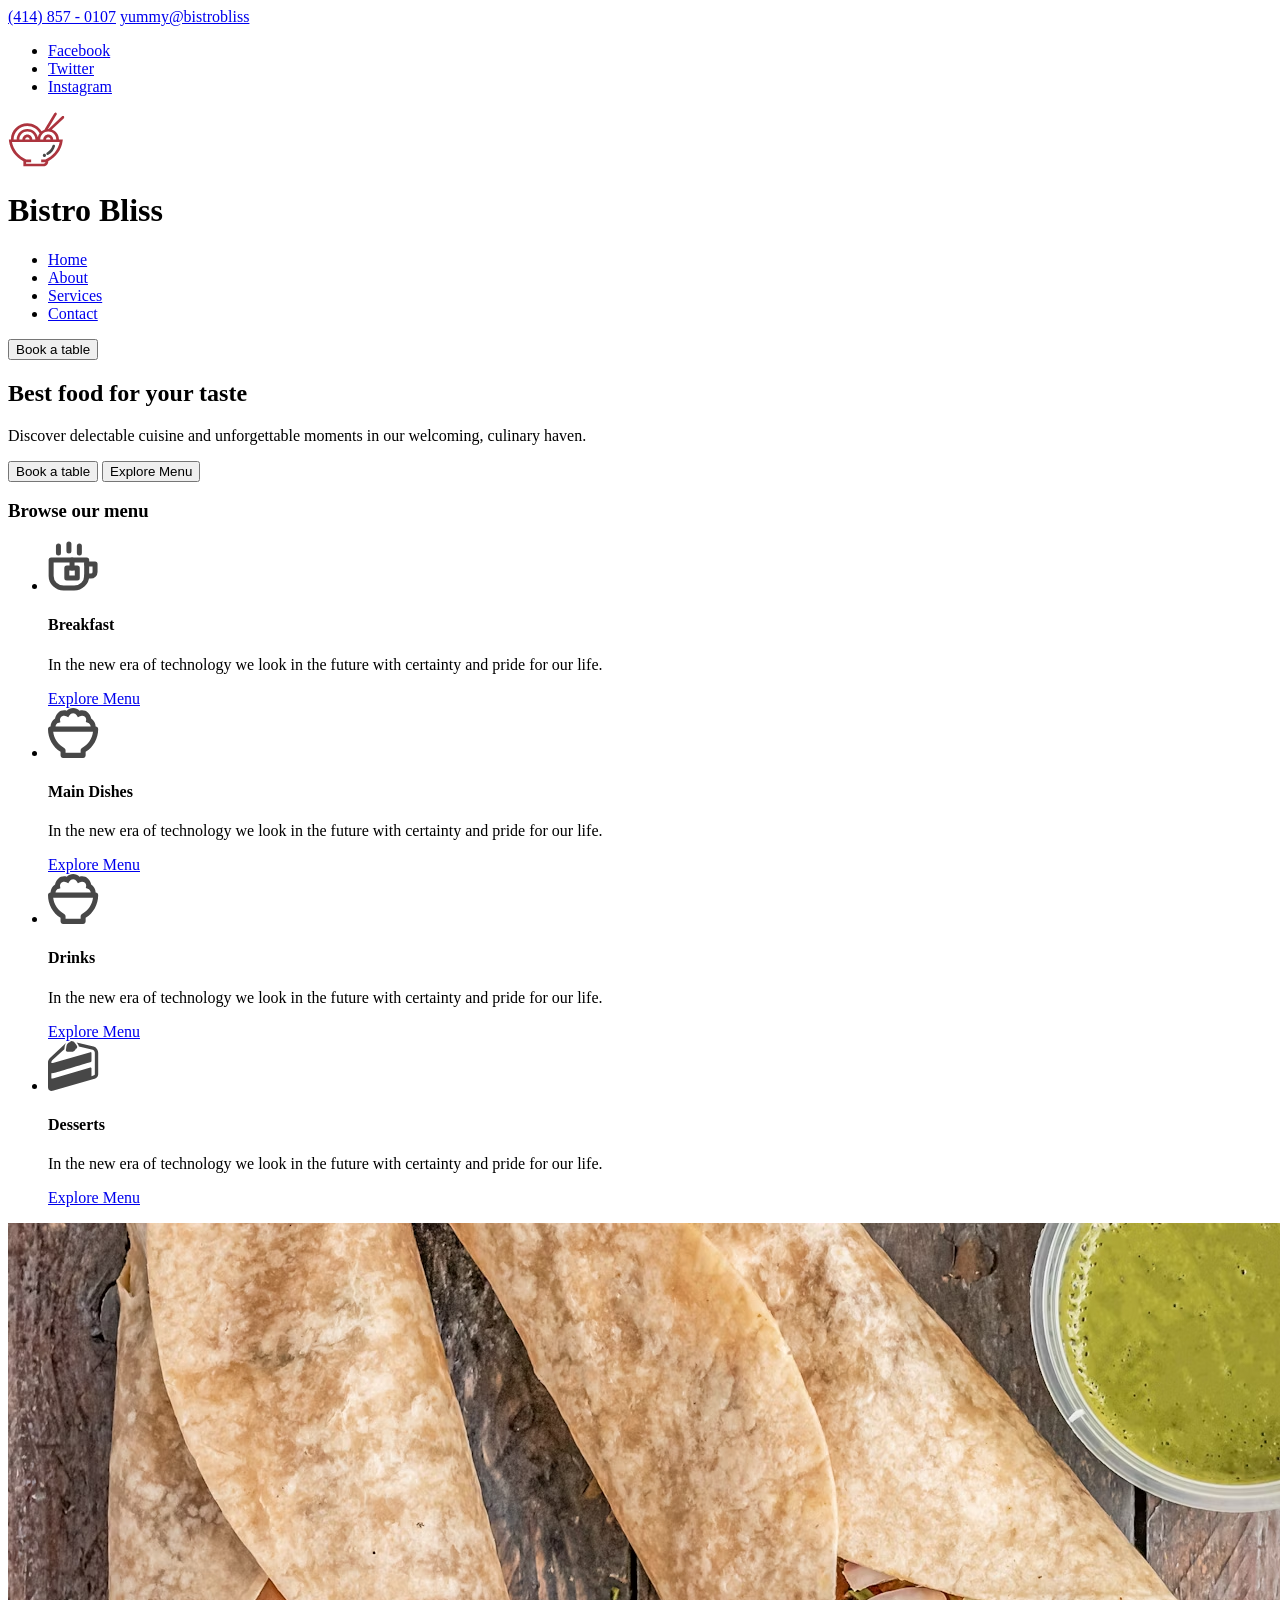
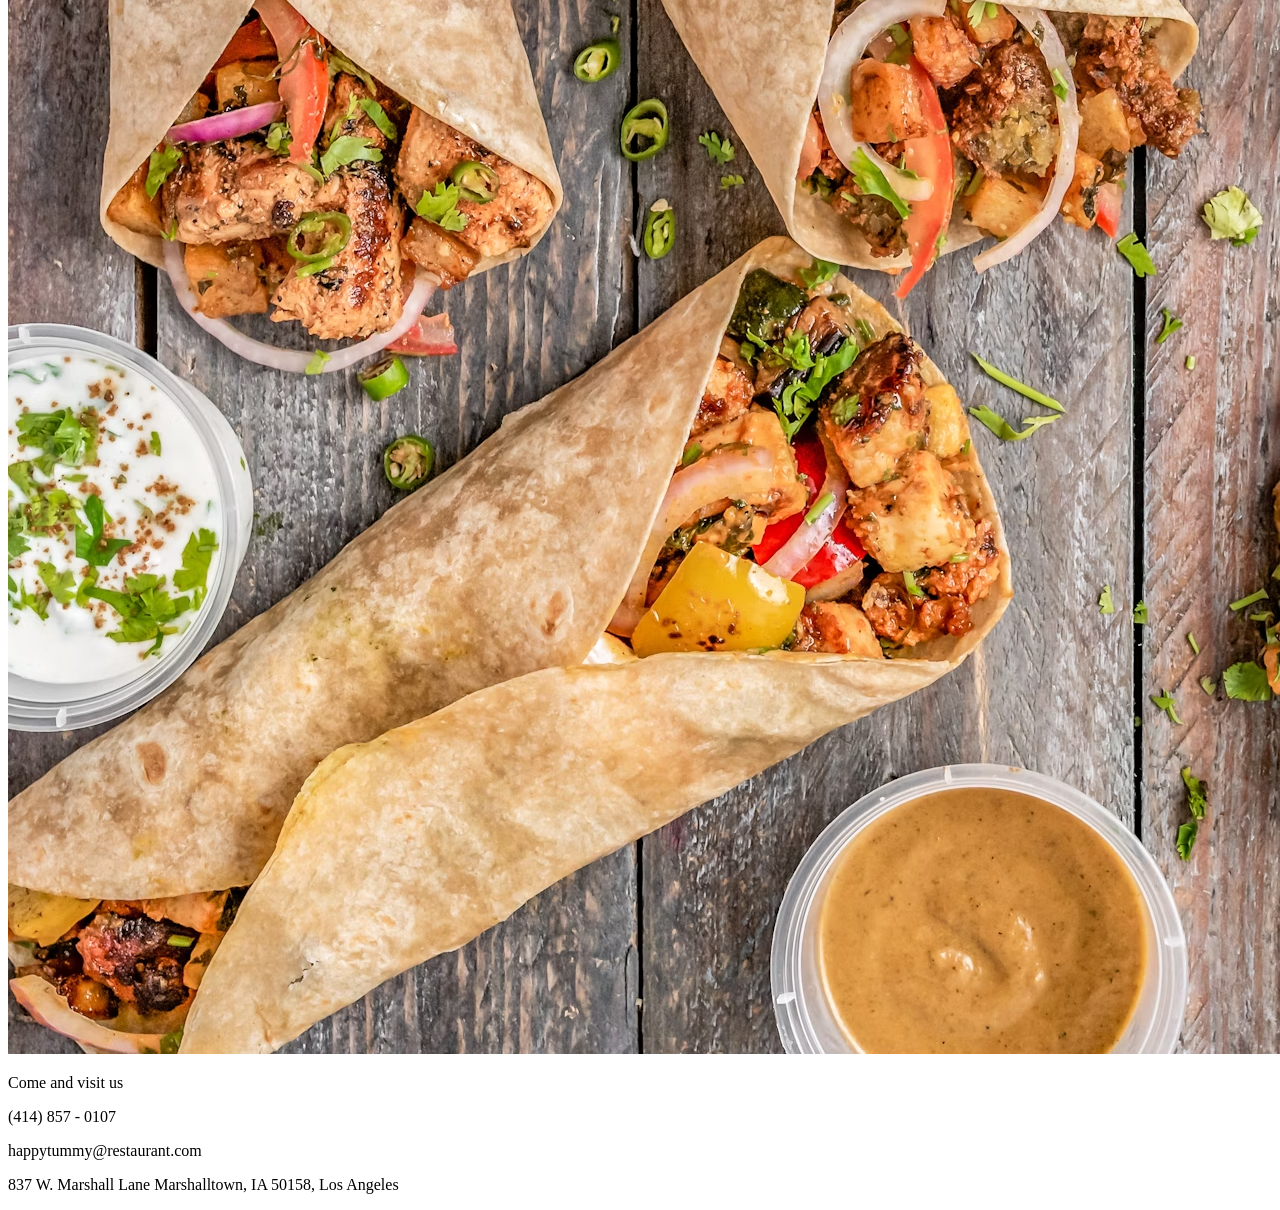
<file: index.html>
<!DOCTYPE html>
<html lang="en">
  <head>
    <meta charset="UTF-8" />
    <meta name="viewport" content="width=device-width, initial-scale=1.0" />
    <title>Document</title>
  </head>
  <body>
    <header>
      <div class="top-bar"></div>

      <div class="to-bar-contact"></div>
      <a href="tel:(414) 857 - 0107">(414) 857 - 0107</a>
      <a href="mailto">yummy@bistrobliss</a>

      <nav class="to-bar-social">
        <ul> 
             <li> <a href="#">Facebook</a> </li>
      
              <li> <a href="#">Twitter</a> </li> 

              <li> <a href="#">Instagram</a> </li>

      </ul>
    </nav>

      <div class="main-menu">
        <div class="logo">
              <img class src="./images/logo-japanese-food.svg" alt="logo del Restaurant Bistro Bliss">
              <h1>Bistro Bliss</h1>
        </div>
     </div>
       <nav class="menu">
         <ul>
              <li>
                <a href="#"> Home </a> 
              </li>
              <li>
                <a href="#"> About </a>
               </li>
               <li>
                <a href="#"> Services </a> 
               </li>

              <li>
                <a href="#"> Contact </a> 
              </li>
           </ul>
     </nav>
     <button class="button">Book a table </button>
   </header>

    <main>
   
        <section class="hero-banner"> 
         <div class="hero-banner-content">
                  <h2 class="hero-banner-title"> Best food for
                    your taste </h2>
                  <p class="hero-banner-description"> Discover delectable cuisine and unforgettable moments in our welcoming, culinary haven.</p>
                <div class="hero-banner-buttons">
                    <button class="hero-banner-button"> Book a table </button>
                    <button class=" hero-banner-button"> Explore Menu </button>
                </div>
         </div>
        </section>
        <section>
          <h3 class="our-menu-title"> Browse our menu </h3>
          <div class="our-menu-cards">
            <ul>
              <li>
              <article> 
                <img src="./images/Breakfast.svg" alt="Logo de una taza de te o café">
                <h4> Breakfast </h4>
                <p> In the new era of technology we look in the future with certainty and pride for our life.  </p>
                <a href="#"> Explore Menu </a>
              </article>
               </li>
               <li>
              <article>
                <img src="./images/main-dishes-plato-arroz.svg" alt="Logo de una taza de arroz">
                <h4> Main Dishes </h4>
                <p> In the new era of technology we look in the future with certainty and pride for our life.  </p>
                <a href="#"> Explore Menu </a>
              </article>
               </li>
               <li>
              <article>
                <img src="./images/main-dishes-plato-arroz.svg" alt="Logo de una taza de arroz">
                <h4> Drinks </h4>
                <p> In the new era of technology we look in the future with certainty and pride for our life.  </p>
                <a href="#"> Explore Menu </a>
              </article>
               </li>
               <li>
              <article>
                <img src="./images/dessert.svg" alt="Logo de una tarta">
                <h4> Desserts </h4>
                <p> In the new era of technology we look in the future with certainty and pride for our life.  </p>
                <a href="#"> Explore Menu </a>
              </article>
               </li>
             </ul>
          </div>
        </section>
        <section class="about-us  "> 
          <div class="about-us-info"> 
            <img src="./images/burritos-imagen.avif" alt="foto de unos burritos con vegetales y pollo">
            <article>
            <p>Come and visit us</p>
            <p>(414) 857 - 0107</p>
            <p>happytummy@restaurant.com</p>
            <p>837 W. Marshall Lane Marshalltown, IA 50158, Los Angeles</p>
          </article>
          </div>
          <div class="about-us-text"> 

          </div>
       
        </section>

        </section>
        <section></section>
        <section></section>
        <section></section>
        <section></section>

    </main>
    <footer>
      <div class="footer-content-one">
        <div class="footer-logo">
    </footer>
  </body>
</html>
</file>
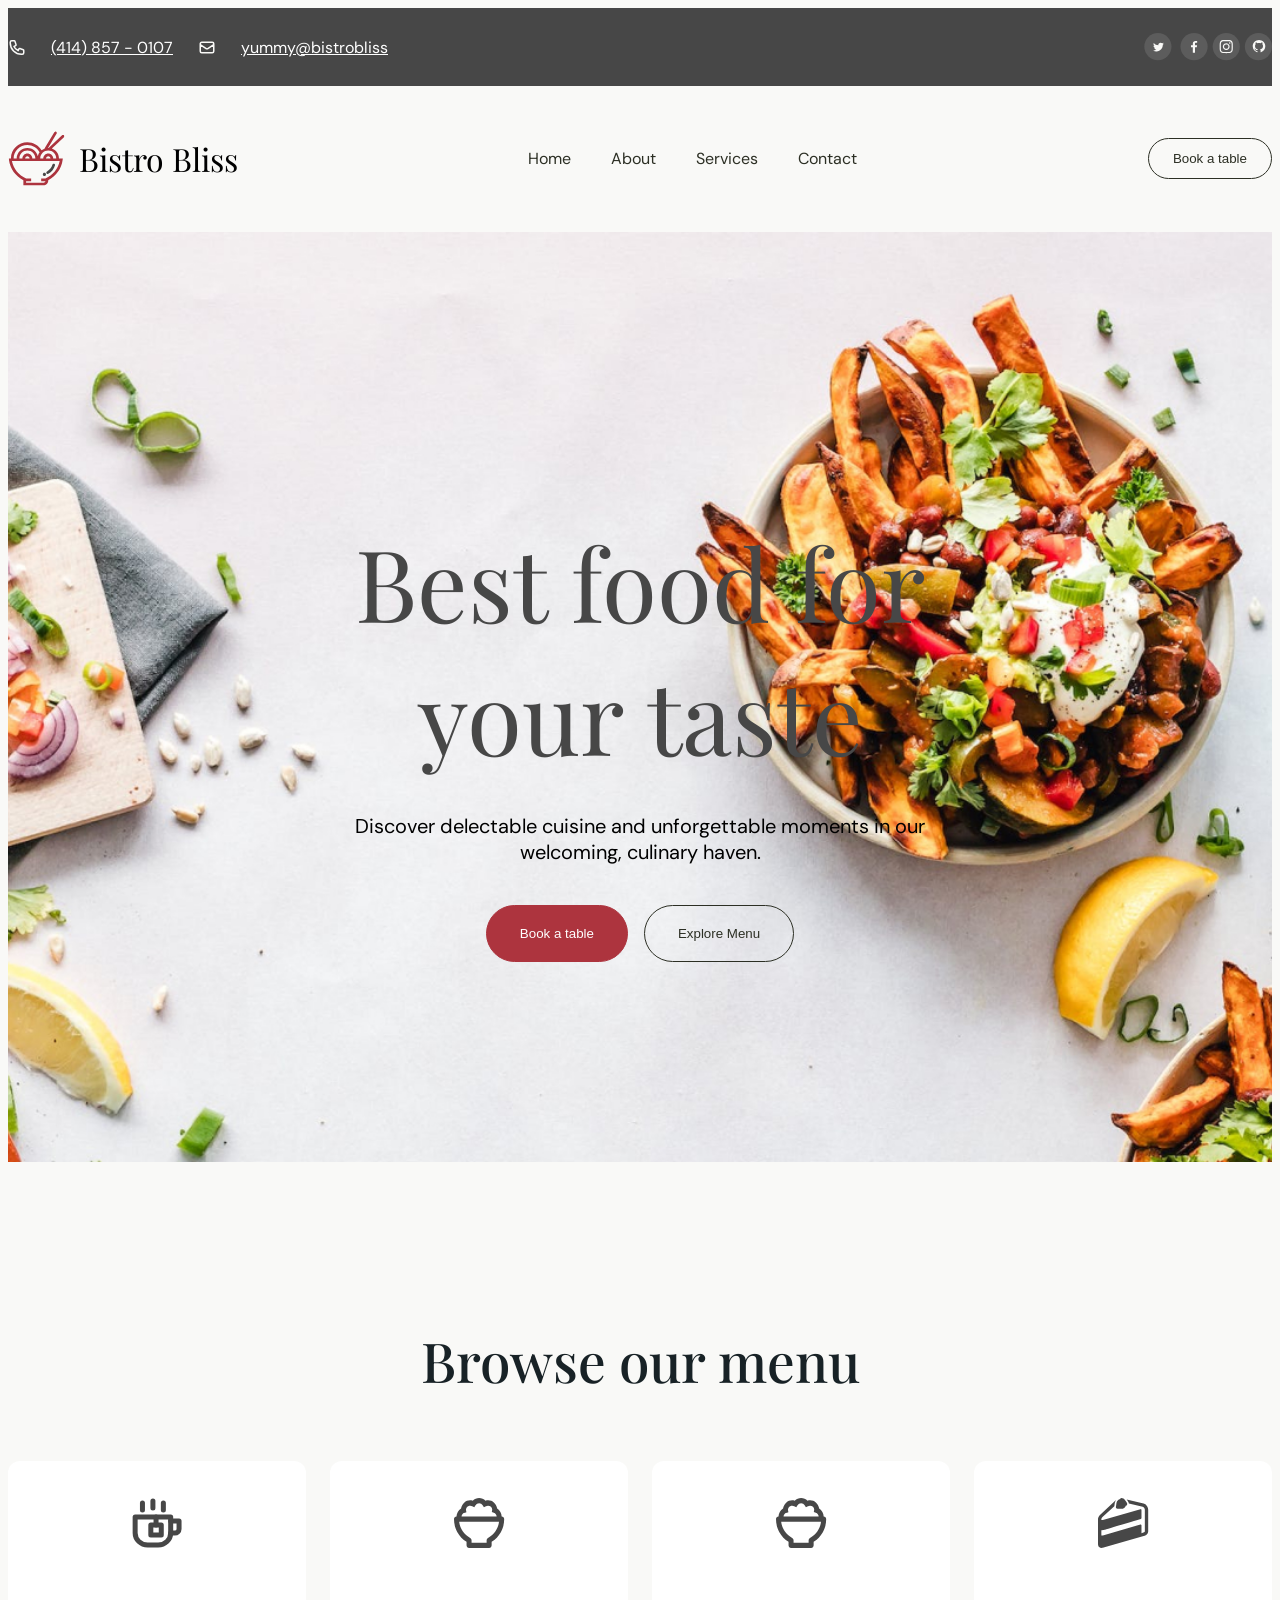
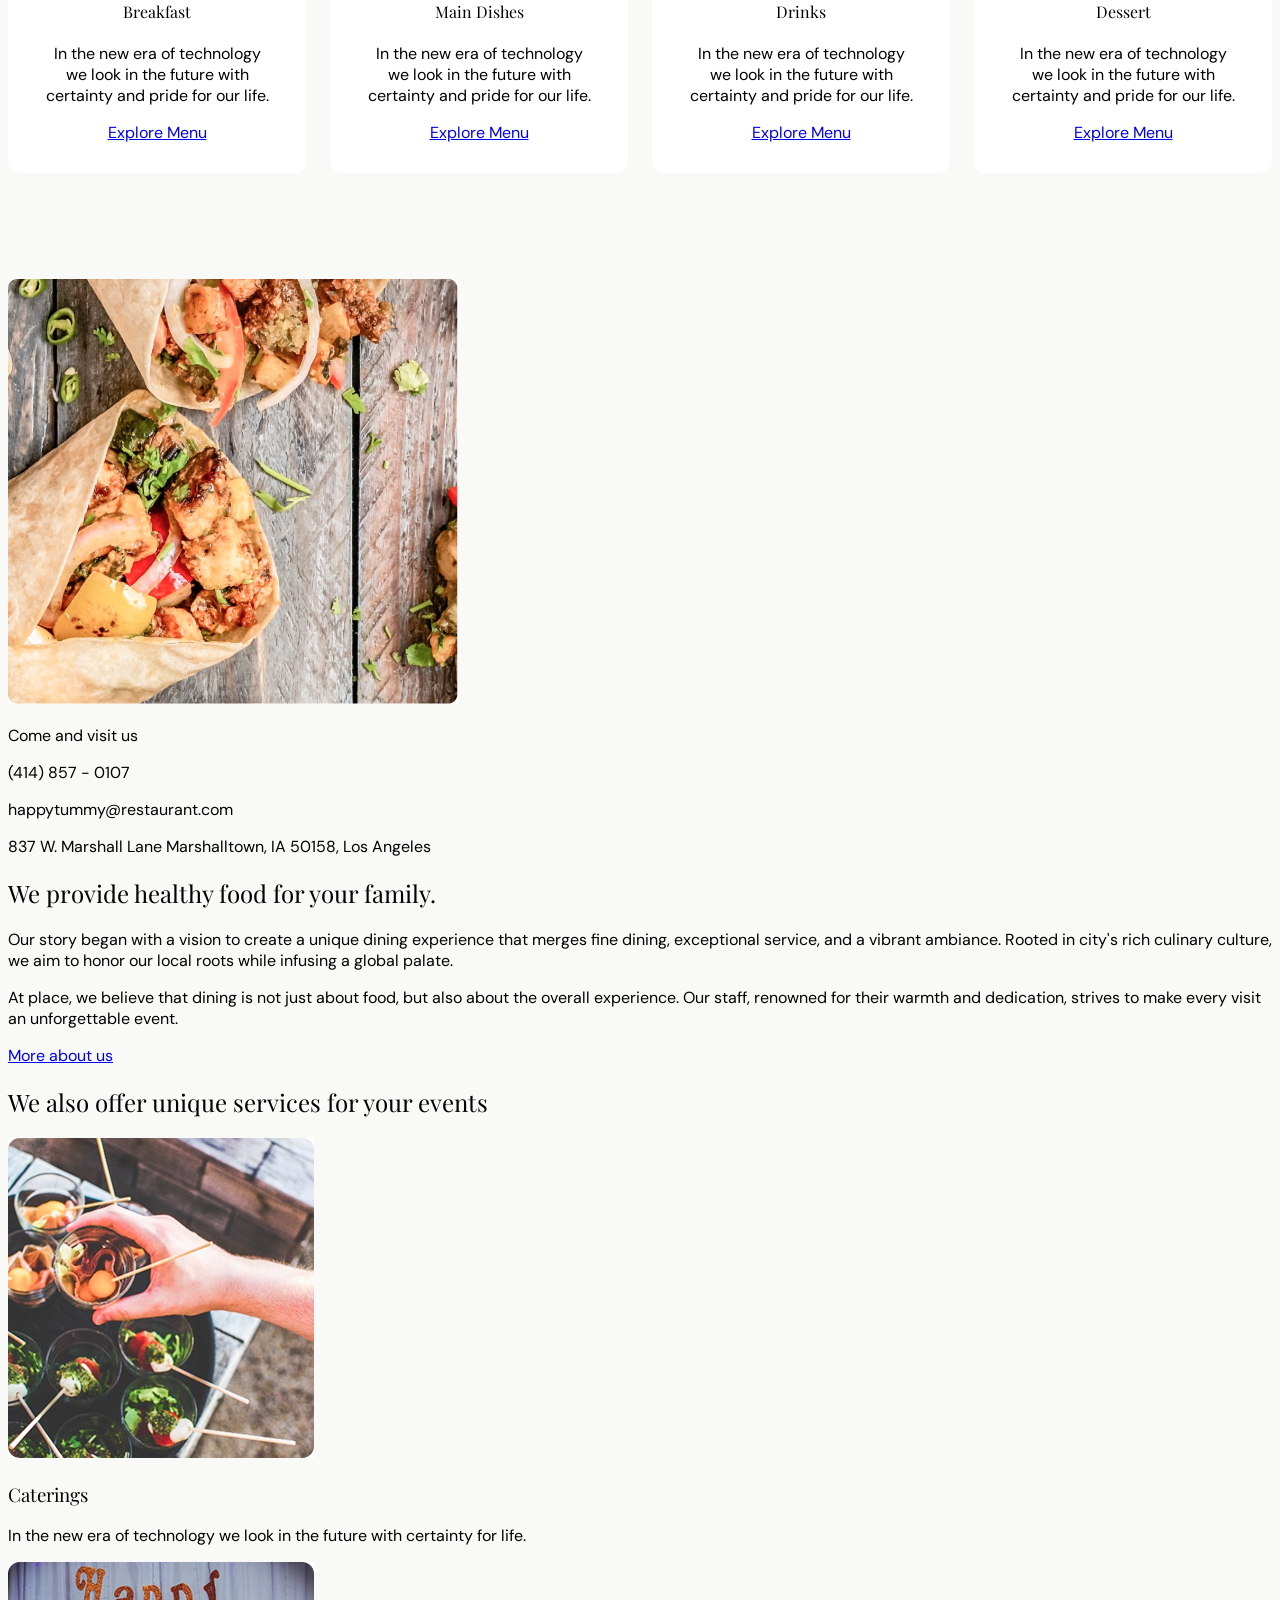
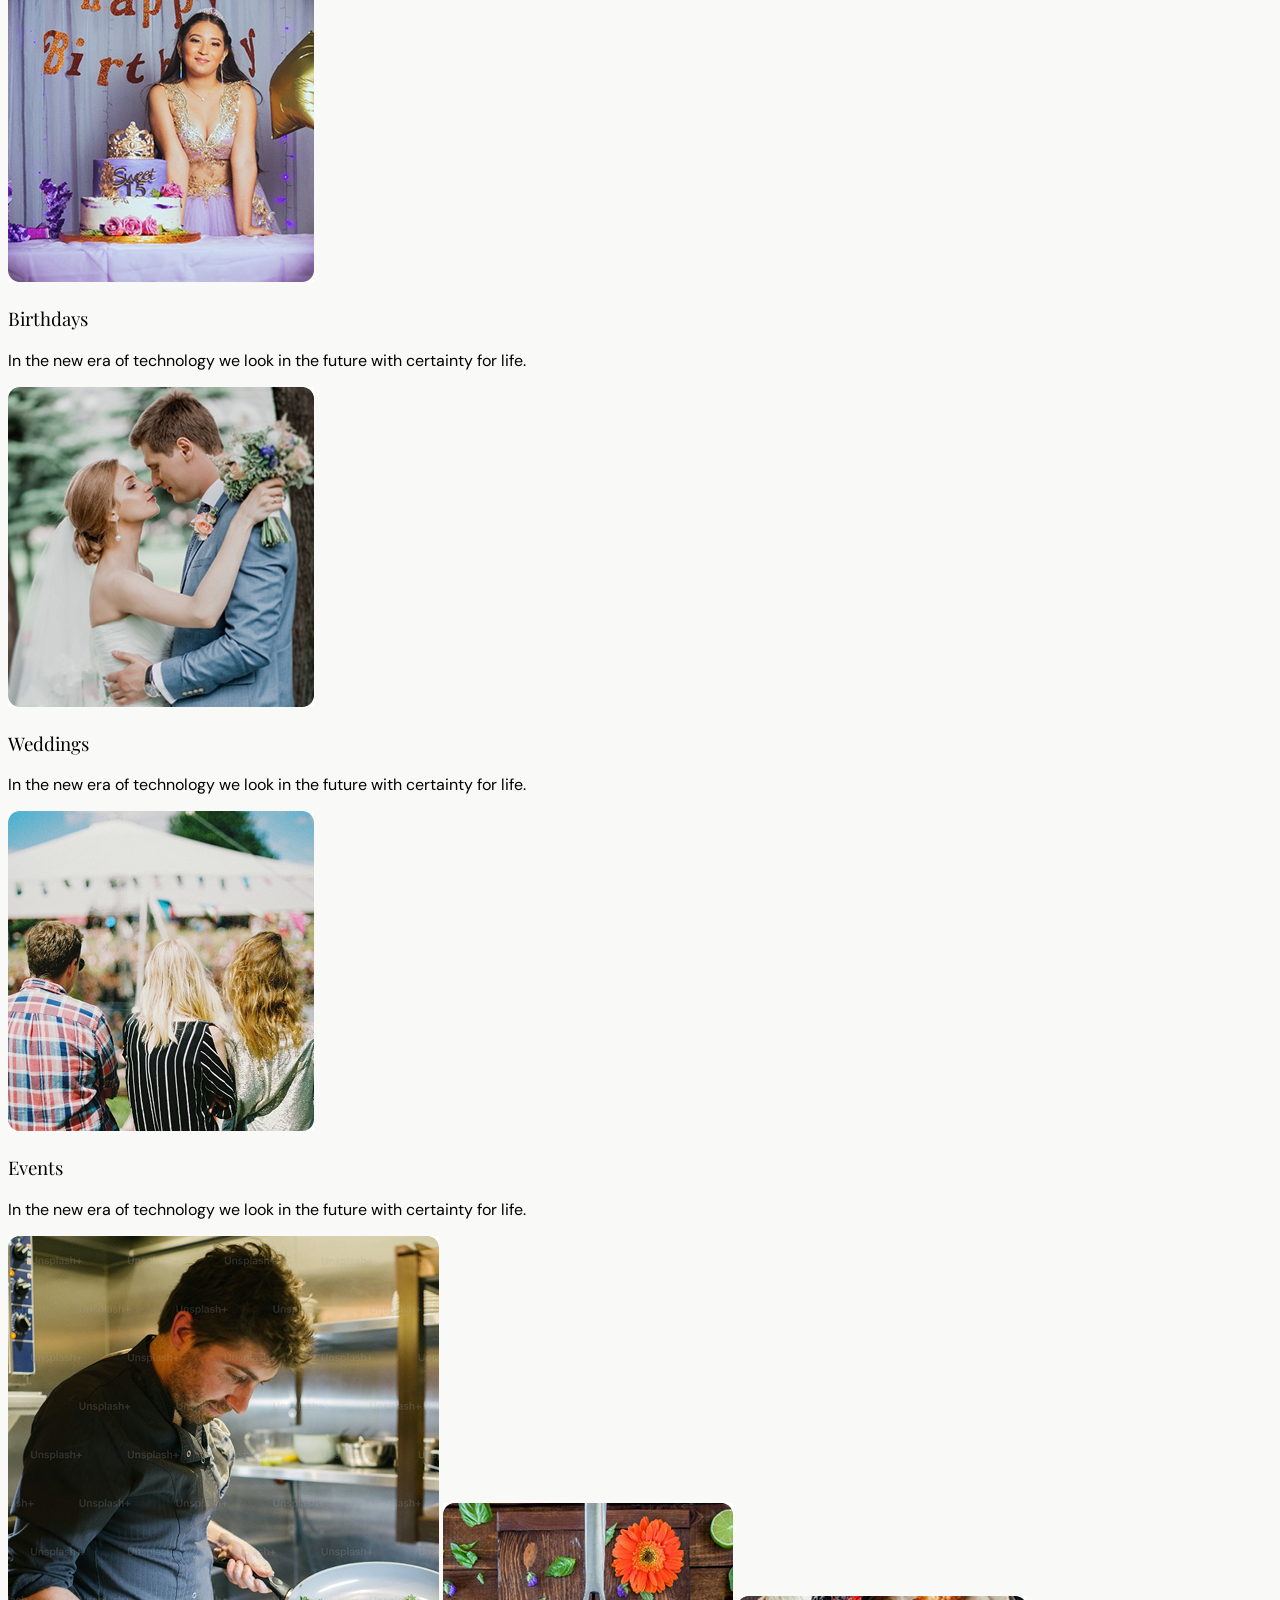
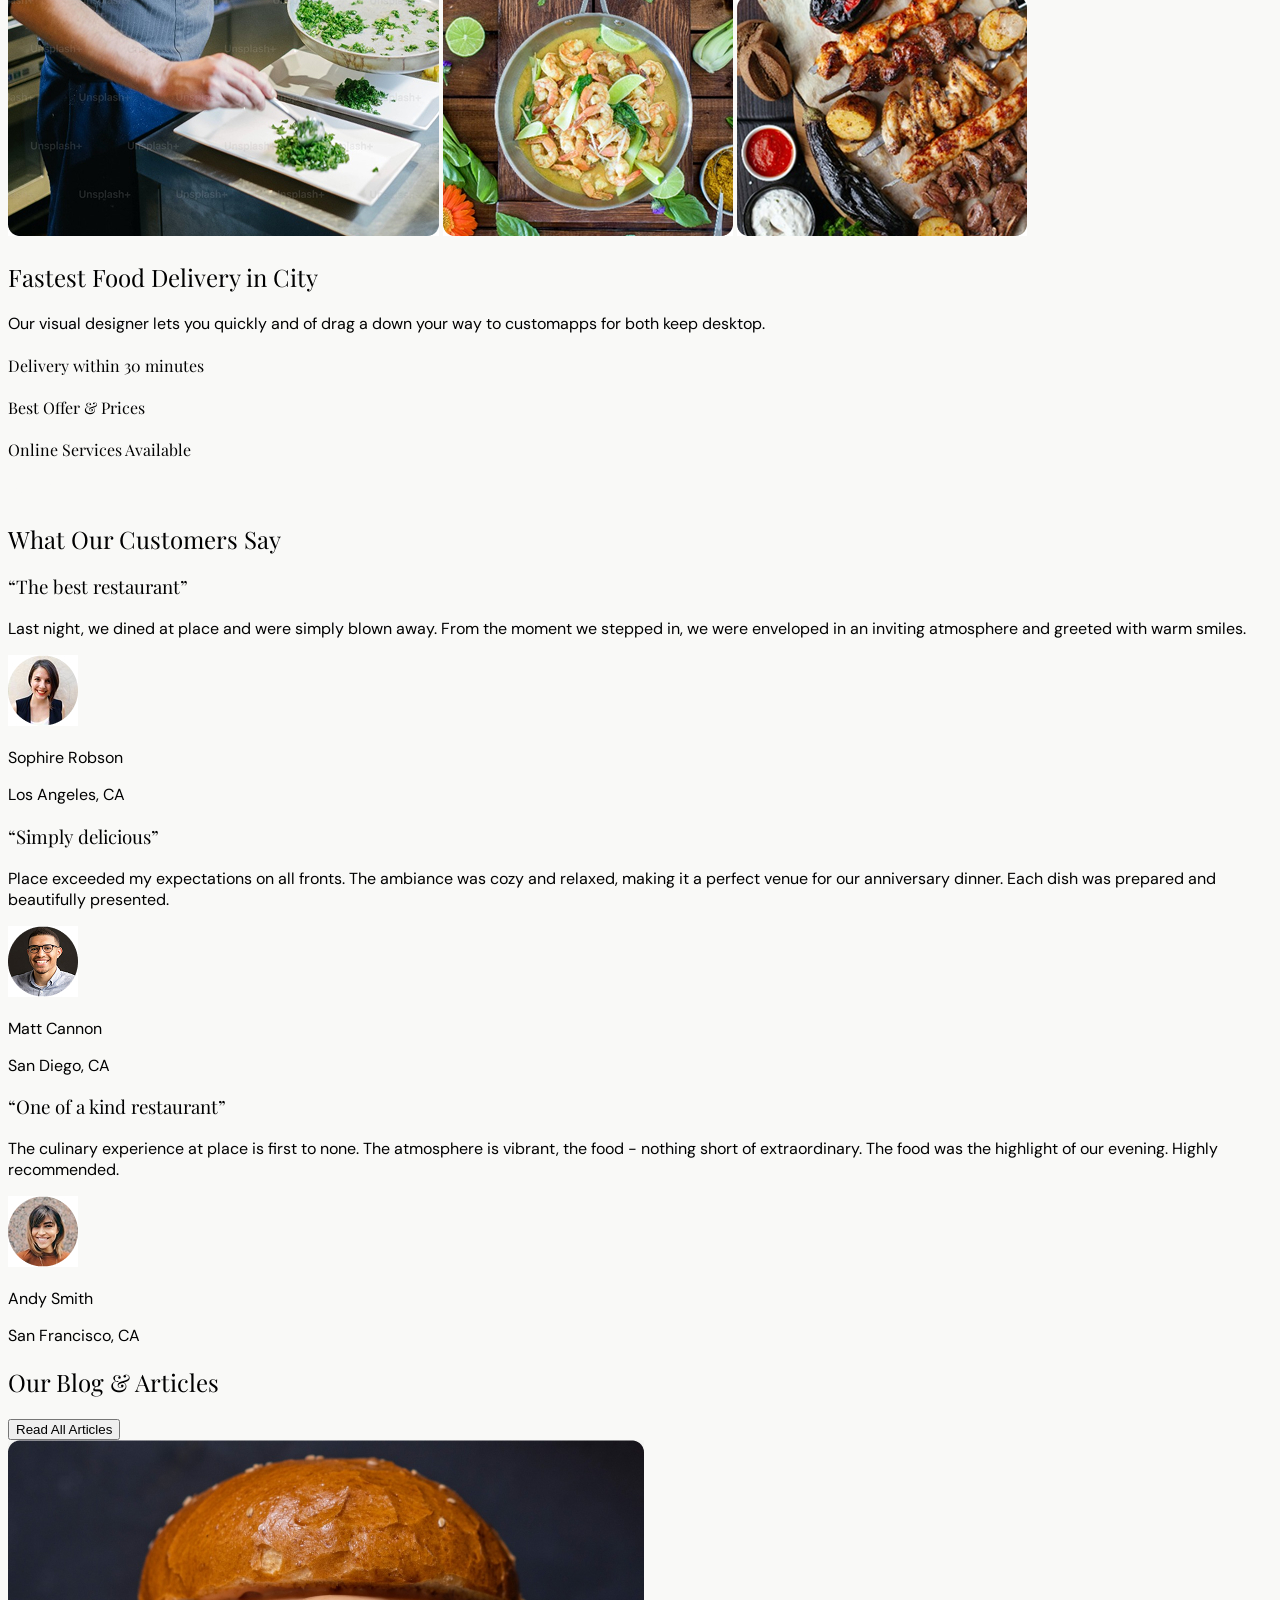
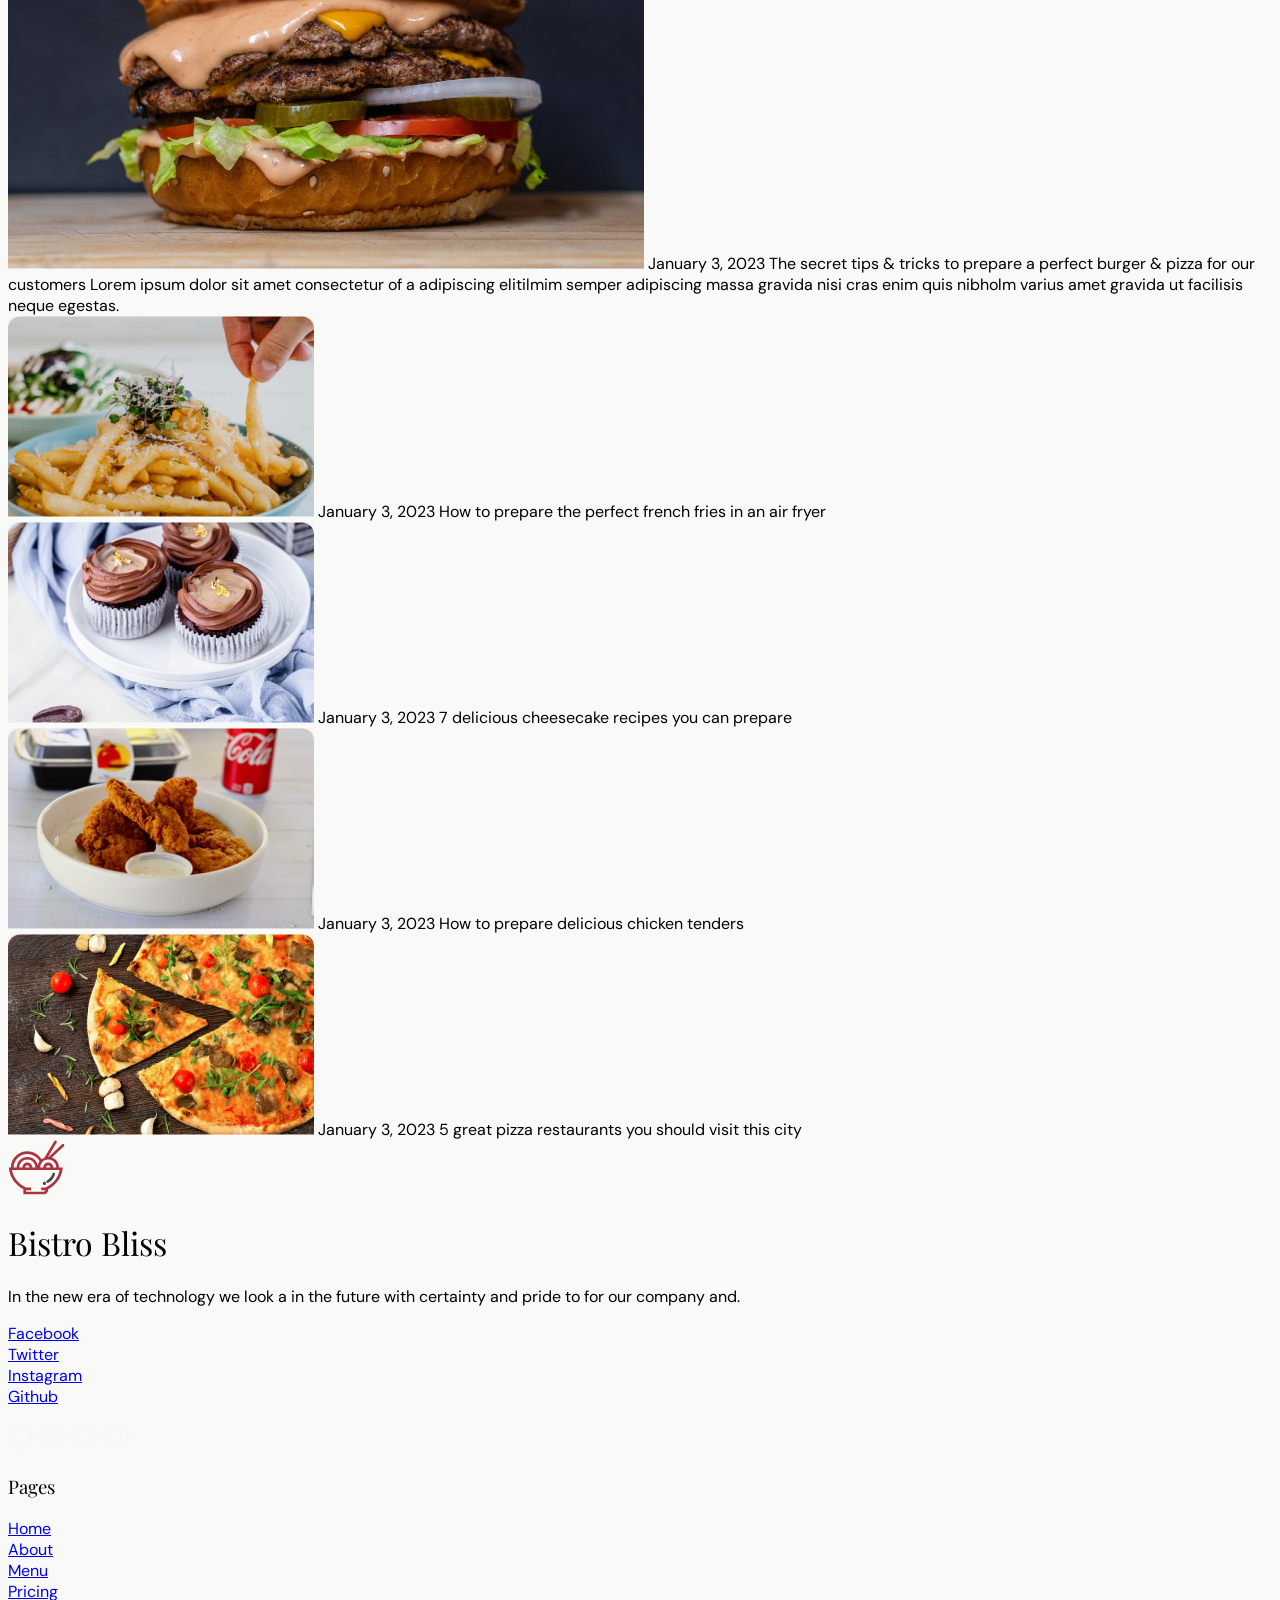
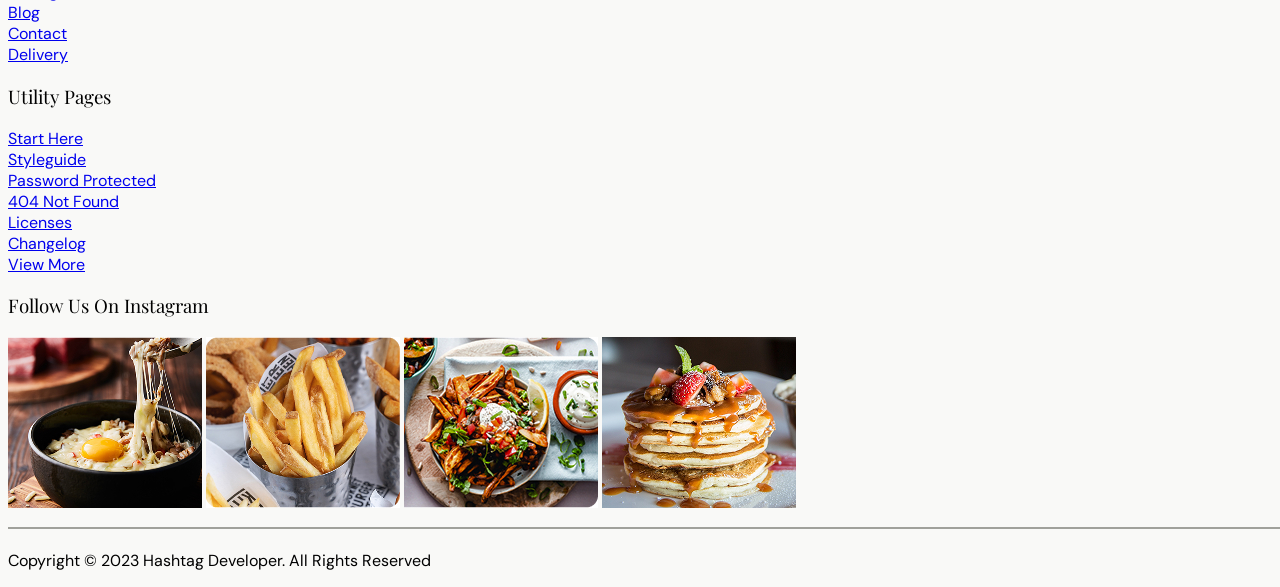
<file: homepage.html>
<!DOCTYPE html>
<html lang="en">
  <head>
    <meta charset="UTF-8" />
    <meta name="viewport" content="width=device-width, initial-scale=1.0" />
    <title>Document</title>
    <link rel="preconnect" href="https://fonts.googleapis.com" />
    <link rel="preconnect" href="https://fonts.gstatic.com" crossorigin />
    <link
      href="https://fonts.googleapis.com/css2?family=DM+Sans:ital,opsz,wght@0,9..40,100..1000;1,9..40,100..1000&family=Playfair+Display:ital,wght@0,400..900;1,400..900&display=swap"
      rel="stylesheet"
    />
    <link rel="stylesheet" href="./css/style.css" />
  </head>
  <body>
    <header class="header">
      <div class="bg-dark-grey">
        <nav class="top-bar container">
          <div class="top-bar-contact">
            <svg
              xmlns="http://www.w3.org/2000/svg"
              width="18"
              height="19"
              viewBox="0 0 18 19"
              fill="none"
            >
              <path
                d="M2.25 4.33554C2.25 3.50711 2.92157 2.83554 3.75 2.83554H6.20943C6.53225 2.83554 6.81886 3.04211 6.92094 3.34837L8.0443 6.71845C8.16233 7.07253 8.00203 7.45952 7.6682 7.62644L5.97525 8.47291C6.80194 10.3065 8.27909 11.7836 10.1126 12.6103L10.9591 10.9173C11.126 10.5835 11.513 10.4232 11.8671 10.5412L15.2372 11.6646C15.5434 11.7667 15.75 12.0533 15.75 12.3761V14.8355C15.75 15.664 15.0784 16.3355 14.25 16.3355H13.5C7.2868 16.3355 2.25 11.2987 2.25 5.08554V4.33554Z"
                stroke="#F9F9F7"
                stroke-width="1.5"
                stroke-linecap="round"
                stroke-linejoin="round"
              />
            </svg>

            <a href="(414) 857 - 0107"> (414) 857 - 0107</a>

            <img src="./images/icono-mail.svg" alt="icono de correo" />

            <a href="mailto">yummy@bistrobliss</a>
          </div>

          <nav class="top-bar-social">
            <ul class="top-bar-social-menu">
              <li>
                <a href="#">
                  <img src="./images/icono-twitter.svg" alt="icono de
                  twitter"</a
                >
              </li>
              <li>
                <a href="#">
                  <img
                    src="./images/icono-facebook.svg"
                    alt="icono de facebook"
                /></a>
              </li>
              <li>
                <a href="#"
                  ><img
                    src="./images/icono-instagram.svg"
                    alt="icono de instagram"
                /></a>
              </li>
              <li>
                <a href="#"
                  ><img src="./images/icono-github.svg" alt="icono de github"
                /></a>
              </li>
            </ul>
          </nav>
        </nav>
      </div>

      <div class="main-menu container">
        <div class="logo">
          <img
            src="./images/logo-japanese-food.svg"
            alt="logo del Restaurant Bistro Bliss"
          />
          <h1>Bistro Bliss</h1>
        </div>
        <nav class="menu">
          <ul class="menu-list">
            <li>
              <a href="#"> Home </a>
            </li>
            <li>
              <a href="#"> About </a>
            </li>
            <li>
              <a href="#"> Services </a>
            </li>
            <li>
              <a href="#"> Contact </a>
            </li>
          </ul>
        </nav>
        <button class="button">Book a table</button>
      </div>
    </header>

    <main>
      <section class="hero-banner">
        <div class="hero-banner-content">
          <h2 class="hero-banner-title">Best food for your taste</h2>
          <p class="hero-banner-description">
            Discover delectable cuisine and unforgettable moments in our
            welcoming, culinary haven.
          </p>
          <div class="hero-banner-button">
            <button class="button button-xl button-red">Book a table</button>
            <button class="button button-xl">Explore Menu</button>
          </div>
        </div>
      </section>

      <section class="our-menu container">
        <h3 class="our-menu-title">Browse our menu</h3>
        <div class="our-menu-cards">
          <article class="our-menu-card">
            <img
              src="./images/Breakfast.svg"
              alt="Logo de una taza de te o café"
            />
            <div class="our-menu-card-content">
              <h4>Breakfast</h4>
              <p>
                In the new era of technology we look in the future with
                certainty and pride for our life.
              </p>
              <a href="#"> Explore Menu </a>
            </div>
          </article>
          <article class="our-menu-card">
            <img
              src="./images/main-dishes-plato-arroz.svg"
              alt="Logo de una taza de te o café"
            />
            <div class="our-menu-card-content">
              <h4>Main Dishes</h4>
              <p>
                In the new era of technology we look in the future with
                certainty and pride for our life.
              </p>
              <a href="#"> Explore Menu </a>
            </div>
          </article>
          <article class="our-menu-card">
            <img
              src="./images/main-dishes-plato-arroz.svg"
              alt="Logo de una taza de te o café"
            />
            <div class="our-menu-card-content">
              <h4>Drinks</h4>
              <p>
                In the new era of technology we look in the future with
                certainty and pride for our life.
              </p>
              <a href="#"> Explore Menu </a>
            </div>
          </article>
          <article class="our-menu-card">
            <img
              src="./images/dessert.svg"
              alt="Logo de una taza de te o café"
            />
            <div class="our-menu-card-content">
              <h4>Dessert</h4>
              <p>
                In the new era of technology we look in the future with
                certainty and pride for our life.
              </p>
              <a href="#"> Explore Menu </a>
            </div>
          </article>
        </div>
      </section>

      <section class="about-us">
        <div class="about-us-info">
          <img
            src="./images/burritos-imagen-jpg.jpg"
            alt="foto de unos burritos con vegetales y pollo"
          />
          <article>
            <p>Come and visit us</p>
            <p>(414) 857 - 0107</p>
            <p>happytummy@restaurant.com</p>
            <p>837 W. Marshall Lane Marshalltown, IA 50158, Los Angeles</p>
          </article>
        </div>
        <div class="about-us-text">
          <h2 class="about-us-tittle">
            We provide healthy food for your family.
          </h2>
          <p class="about-us-description">
            Our story began with a vision to create a unique dining experience
            that merges fine dining, exceptional service, and a vibrant
            ambiance. Rooted in city's rich culinary culture, we aim to honor
            our local roots while infusing a global palate.
          </p>
          <p class="about-us-description">
            At place, we believe that dining is not just about food, but also
            about the overall experience. Our staff, renowned for their warmth
            and dedication, strives to make every visit an unforgettable event.
          </p>
          <a href="#"> More about us </a>
        </div>
      </section>
      <section class="services">
        <h2 class="services-tittle">
          We also offer unique services for your events
        </h2>
        <div class="services-cards">
          <articles class="services-card">
            <img src="./images/CATERING.4.jpg" alt="vasitos con comida" />

            <h3>Caterings</h3>
            <p>
              In the new era of technology we look in the future with certainty
              for life.
            </p>
          </articles>
          <articles class="services-card">
            <img src="./images/BIRTHDAY.4.jpg" alt="" />
            <h3>Birthdays</h3>
            <p>
              In the new era of technology we look in the future with certainty
              for life.
            </p>
          </articles>
          <articles class="services-card">
            <img
              src="./images/WEDDING.4.jpg"
              alt="imagen de una mujer con su novia y su novio"
            />
            <h3>Weddings</h3>
            <p>
              In the new era of technology we look in the future with certainty
              for life.
            </p>
          </articles>
          <articles class="services-card">
            <img
              src="./images/EVENTS.4.jpg"
              alt="eventos personas en un evento"
            />
            <h3>Events</h3>
            <p>
              In the new era of technology we look in the future with certainty
              for life.
            </p>
          </articles>
        </div>
      </section>
      <section>
        <div class="grid-imagenes-delivery">
          <img src="./images/chefGRID.jpg" alt="chef cocinando" />
          <img src="./images/camaronesGRID.jpg" alt="plato de camarones" />
          <img src="./images/pinchosGRID.jpg" alt="pinchos de carne" />
        </div>
        <div class="grid-texto-delivery">
          <h2>Fastest Food Delivery in City</h2>
          <p>
            Our visual designer lets you quickly and of drag a down your way to
            customapps for both keep desktop.
          </p>
          <h4>Delivery within 30 minutes</h4>
          <h4>Best Offer & Prices</h4>
          <h4>Online Services Available</h4>
          <img src="./images/clock.svg" alt="icono dereloj" />
          <img src="./images/receipt-tax.svg" alt="icono de ticket" />
          <img src="./images/shopping-cart.svg" alt="icono de la cesta" />
        </div>
      </section>
      <section class="opinions">
        <div class="class-title">
          <h2>What Our Customers Say</h2>
        </div>

        <div class="class-opinions-cards">
          <article class="opinions-card-one">
            <h3>“The best restaurant”</h3>
            <p>
              Last night, we dined at place and were simply blown away. From the
              moment we stepped in, we were enveloped in an inviting atmosphere
              and greeted with warm smiles.
            </p>
            <img
              src="./images/Sophire-opinions.jpg"
              alt="foto de la clienta que deja una opinión  del restaurante"
            />
            <p>Sophire Robson</p>
            <p>Los Angeles, CA</p>
          </article>

          <article class="opinions-card-two">
            <h3>“Simply delicious”</h3>
            <p>
              Place exceeded my expectations on all fronts. The ambiance was
              cozy and relaxed, making it a perfect venue for our anniversary
              dinner. Each dish was prepared and beautifully presented.
            </p>
            <img
              src="./images/Matt-opinions.jpg"
              alt="foto de un cliente que deja una opinión  del restaurante"
            />
            <p>Matt Cannon</p>
            <p>San Diego, CA</p>
          </article>

          <article class="opinions-card-three">
            <h3>“One of a kind restaurant”</h3>
            <p>
              The culinary experience at place is first to none. The atmosphere
              is vibrant, the food - nothing short of extraordinary. The food
              was the highlight of our evening. Highly recommended.
            </p>
            <img
              src="./images/Andy-opinions.jpg"
              alt="foto de una clienta sonriente que deja una opinión  del restaurante"
            />
            <p>Andy Smith</p>
            <p>San Francisco, CA</p>
          </article>
        </div>
      </section>

      <section class="blog">
        <div class="class-blog-title">
          <h2>Our Blog & Articles</h2>
          <button class="button-blog">Read All Articles</button>
        </div>

        <div class="blog-cards">
          <article class="blog-card-one">
            <img
              src="./images/hamburguesa-blog.jpg"
              alt="imagen de una gran hamburguesa"
            />
            <p1>January 3, 2023</p1>
            <p2
              >The secret tips & tricks to prepare a perfect burger & pizza for
              our customers</p2
            >
            <p3
              >Lorem ipsum dolor sit amet consectetur of a adipiscing elitilmim
              semper adipiscing massa gravida nisi cras enim quis nibholm varius
              amet gravida ut facilisis neque egestas.</p3
            >
          </article>

          <article class="blog-card-two">
            <img
              src="./images/patatas-blog.jpg"
              alt="plato de patatas fritas"
            />
            <p1>January 3, 2023</p1>
            <p2>How to prepare the perfect french fries in an air fryer</p2>
          </article>

          <article class="blog-card-three">
            <img
              src="./images/magdalenas-blog.jpg"
              alt="magdalenas de chocolate"
            />
            <p1>January 3, 2023</p1>
            <p2>7 delicious cheesecake recipes you can prepare</p2>
          </article>

          <article class="blog-card-four">
            <img
              src="./images/fingers-blog.jpg"
              alt="imagen de un plato de fingers de pollo"
            />
            <p1>January 3, 2023</p1>
            <p2>How to prepare delicious chicken tenders</p2>
          </article>

          <article class="blog-card-five">
            <img src="./images/pizza-blog.jpg" alt="imagen de una pizza" />
            <p1>January 3, 2023</p1>
            <p2>5 great pizza restaurants you should visit this city</p2>
          </article>
        </div>
      </section>
    </main>

    <footer>
      <div class="footer-content-one">
        <div class="footer-logo">
          <img
            src="./images/logo-japanese-food.svg"
            alt="logo de Bistro Bliss"
          />
        </div>
        <div class="footer-logo-text">
          <h1>Bistro Bliss</h1>
          <p>
            In the new era of technology we look a in the future with certainty
            and pride to for our company and.
          </p>
        </div>

        <div class="footer-social">
          <ul>
            <li><a href="#">Facebook</a></li>
            <li><a href="#">Twitter</a></li>
            <li><a href="#">Instagram</a></li>
            <li><a href="#">Github</a></li>
          </ul>
        </div>

        <div class="social-icons">
          <img src="./images/icono-twitter.svg" alt="icono de twitter" />
          <img src="./images/icono-facebook.svg" alt="icono de facebook" />
          <img src="./images/icono-instagram.svg" alt="icono de instagram" />
          <img src="./images/icono-github.svg" alt="icono de github" />
        </div>
      </div>

      <div class="footer-menu-pages">
        <ul>
          <h3>Pages</h3>
          <li><a href="#">Home</a></li>
          <li><a href="#">About</a></li>
          <li><a href="#">Menu</a></li>
          <li><a href="#">Pricing</a></li>
          <li><a href="#">Blog</a></li>
          <li><a href="#">Contact</a></li>
          <li><a href="#">Delivery</a></li>
        </ul>
      </div>
      <div class="footer-menu-utility">
        <ul>
          <h3>Utility Pages</h3>
          <li><a href="#">Start Here</a></li>
          <li><a href="#">Styleguide</a></li>
          <li><a href="#">Password Protected</a></li>
          <li><a href="#">404 Not Found</a></li>
          <li><a href="#">Licenses</a></li>
          <li><a href="#">Changelog</a></li>
          <li><a href="#">View More</a></li>
        </ul>
      </div>
      <div class="footer-follow-us">
        <h3>Follow Us On Instagram</h3>
        <img src="./images/huevos-footer.jpg" alt="plato de huevo frito" />
        <img src="./images/patatas-fritas-footer.jpg" alt="patatas fritas" />
        <img
          src="./images/pica-pica-footer.jpg"
          alt="plato de pica pica con salsas"
        />
        <img
          src=" ./images/panqueques-footer.jpg"
          alt="plato de panqueques con jarabe de ágaves"
        />
      </div>
      <div class="final-footer">
        <img
          src="./images/linea-footer.jpg"
          alt="linea de separación de página"
        />
        <p>Copyright © 2023 Hashtag Developer. All Rights Reserved</p>
      </div>
    </footer>
  </body>
</html>
</file>
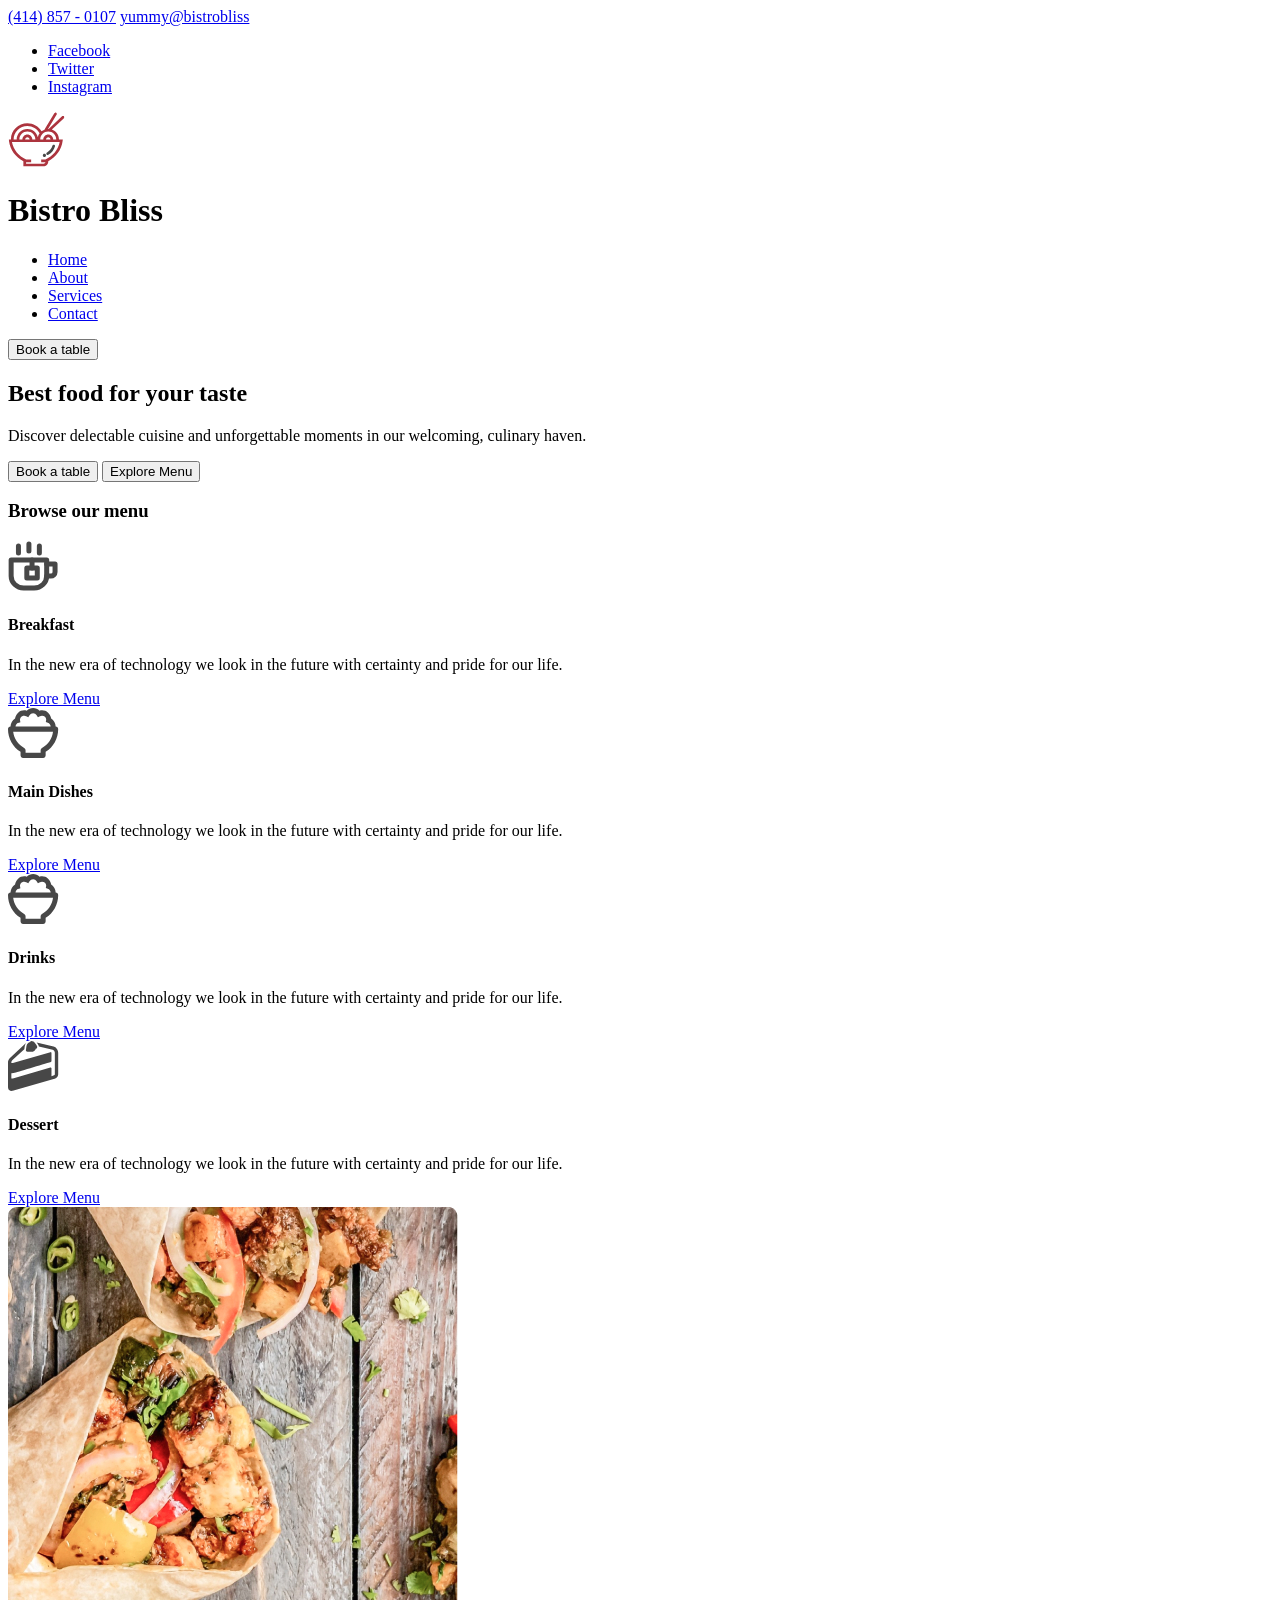
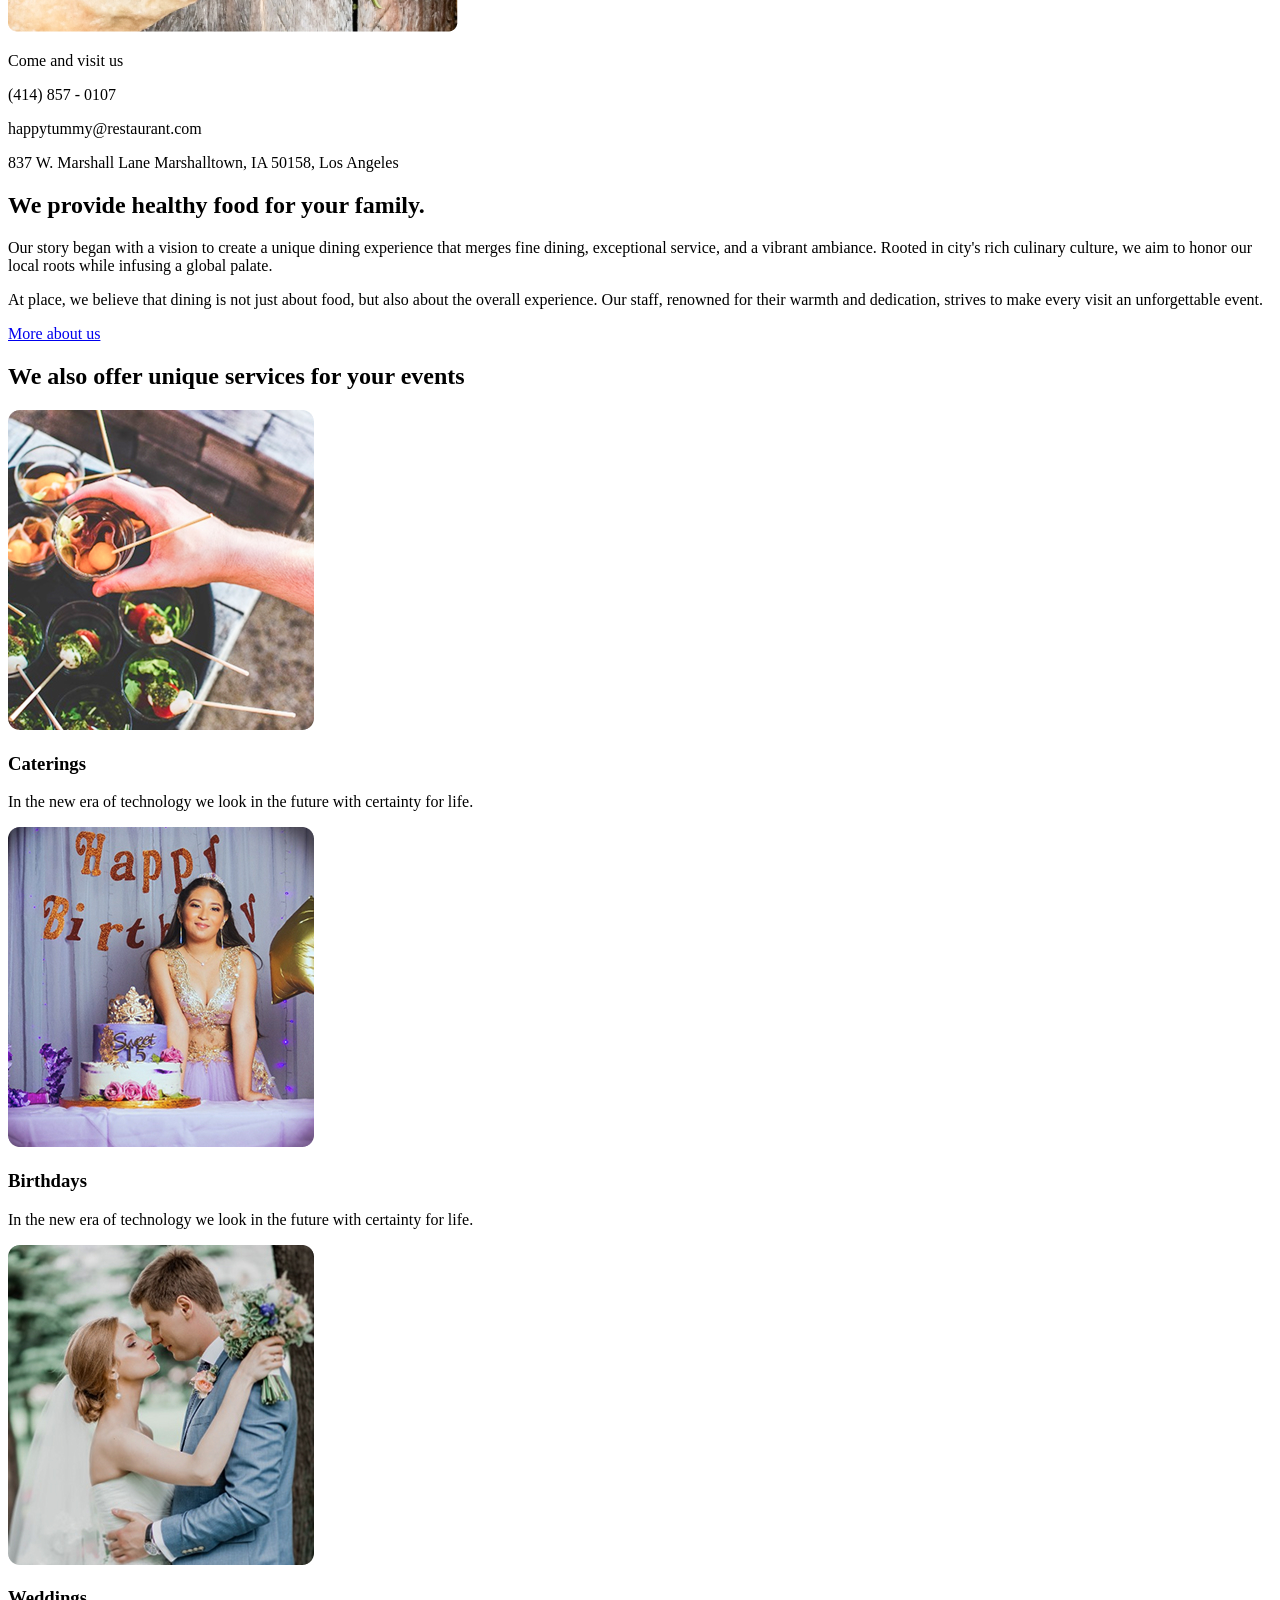
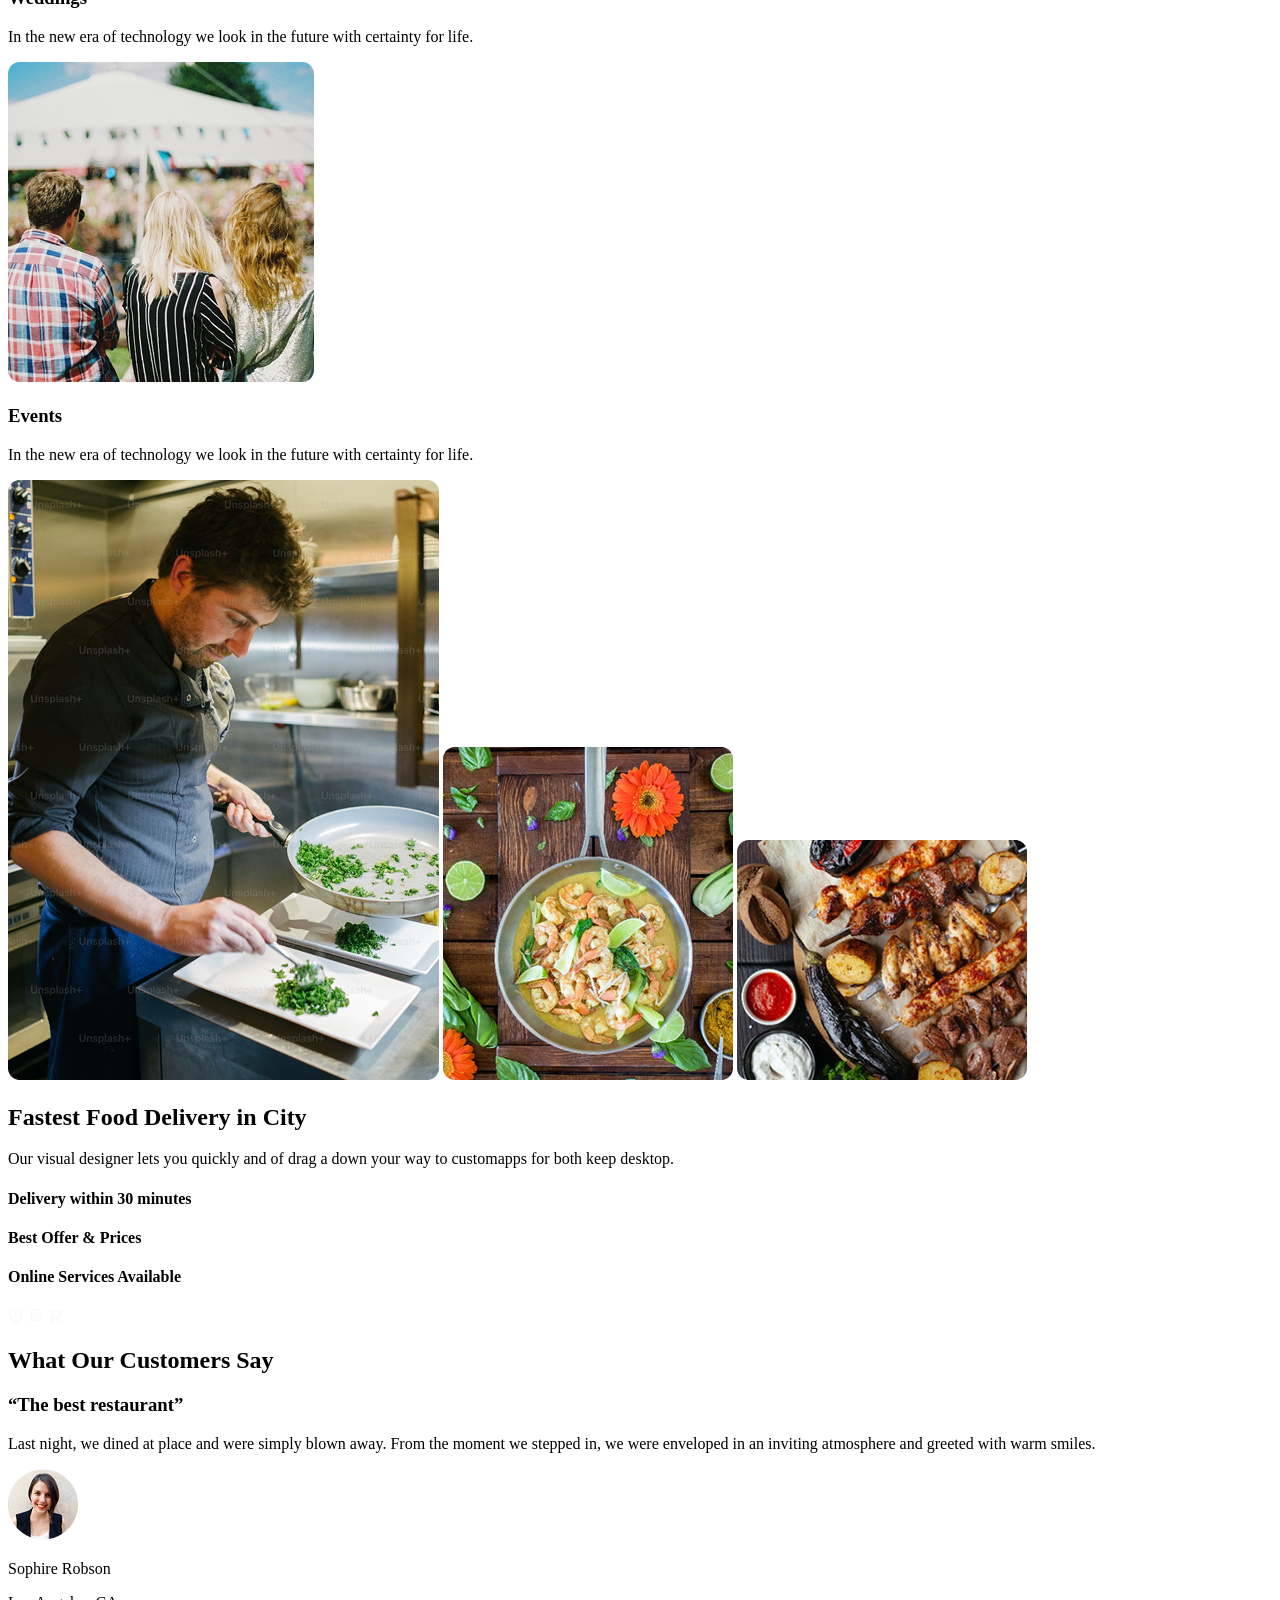
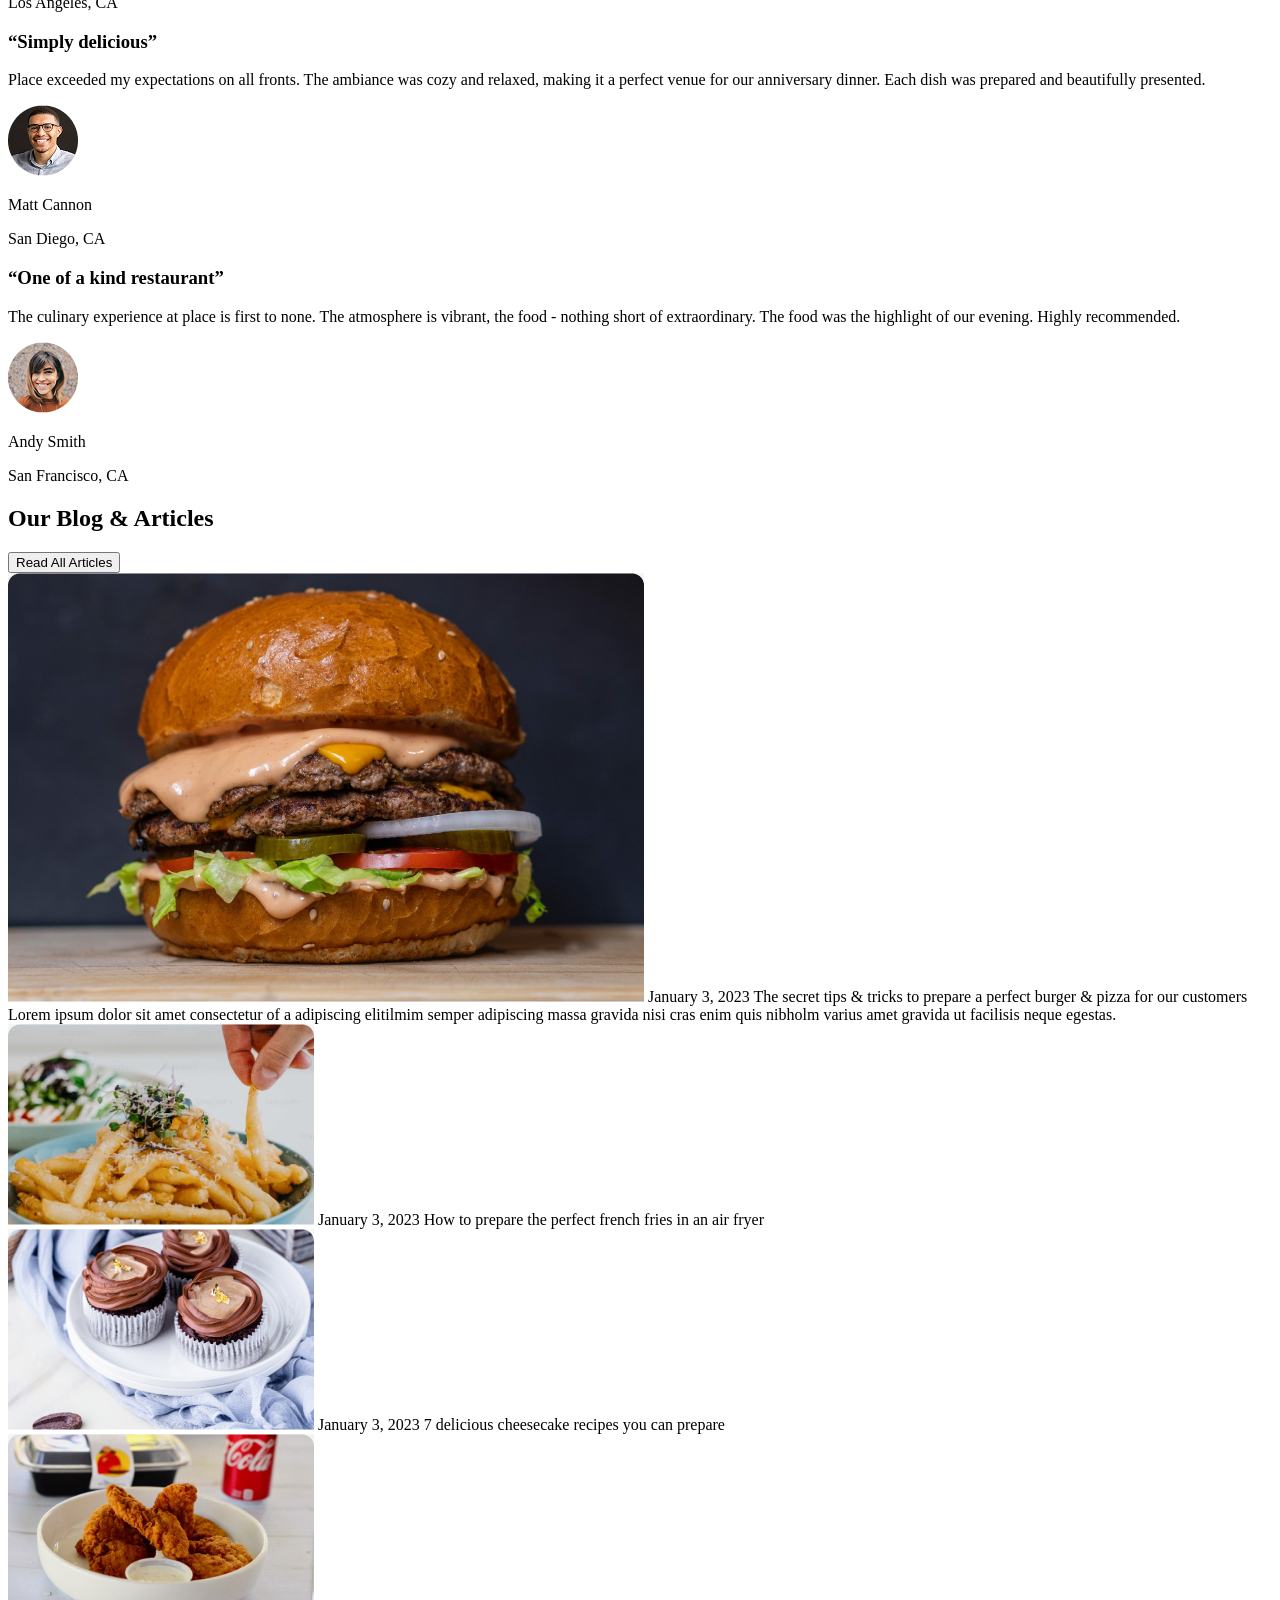
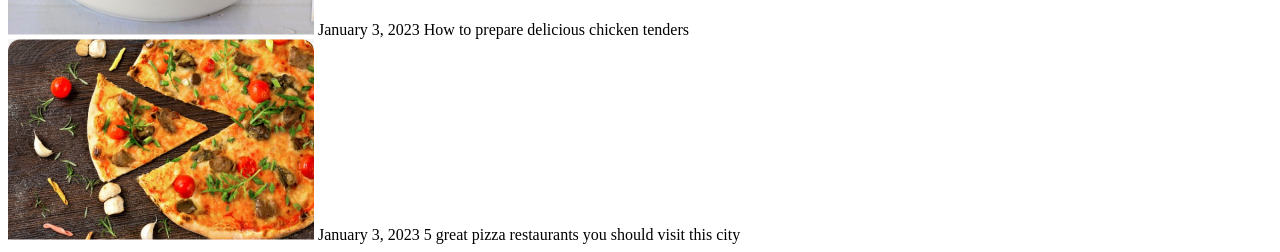
<file: index-nuevo.html>
<!DOCTYPE html>
<html lang="en">
  <head>
    <meta charset="UTF-8" />
    <meta name="viewport" content="width=device-width, initial-scale=1.0" />
    <title>Document</title>
  </head>
  <body>
    <header>
      <div class="top-bar">
        <div class="to-bar-contact">
          <a href="tel:(414) 857 - 0107">(414) 857 - 0107</a>
          <a href="mailto">yummy@bistrobliss</a>
        </div>
      </div>
      <nav class="to-bar-social">
        <ul>
          <li><a href="#">Facebook</a></li>
          <li><a href="#">Twitter</a></li>
          <li><a href="#">Instagram</a></li>
        </ul>
      </nav>
      <div class="main-menu">
        <div class="logo">
          <img
            src="./images/logo-japanese-food.svg"
            alt="logo del Restaurant Bistro Bliss"
          />
          <h1>Bistro Bliss</h1>
        </div>
        <nav class="menu">
          <ul>
            <li>
              <a href="#"> Home </a>
            </li>
            <li>
              <a href="#"> About </a>
            </li>
            <li>
              <a href="#"> Services </a>
            </li>
            <li>
              <a href="#"> Contact </a>
            </li>
          </ul>
        </nav>
        <button class="button">Book a table</button>
      </div>
    </header>

    <main>
      <section class="hero-banner">
        <div class="hero-banner-content">
          <h2 class="hero-banner-title">Best food for your taste</h2>
          <p class="hero-banner-description">
            Discover delectable cuisine and unforgettable moments in our
            welcoming, culinary haven.
          </p>
          <div class="hero-banner-button">
            <button>Book a table</button>
            <button>Explore Menu</button>
          </div>
        </div>
      </section>

      <section class="our-menu">
        <h3 class="our-menu-tittle">Browse our menu</h3>
        <div class="our-menu-cards">
          <article>
            <img
              src="./images/Breakfast.svg"
              alt="Logo de una taza de te o café"
            />
            <h4>Breakfast</h4>
            <p>
              In the new era of technology we look in the future with certainty
              and pride for our life.
            </p>
            <a href="#"> Explore Menu </a>
          </article>
          <article>
            <img
              src="./images/main-dishes-plato-arroz.svg"
              alt="Logo de una taza de te o café"
            />
            <h4>Main Dishes</h4>
            <p>
              In the new era of technology we look in the future with certainty
              and pride for our life.
            </p>
            <a href="#"> Explore Menu </a>
          </article>
          <article>
            <img
              src="./images/main-dishes-plato-arroz.svg"
              alt="Logo de una taza de te o café"
            />
            <h4>Drinks</h4>
            <p>
              In the new era of technology we look in the future with certainty
              and pride for our life.
            </p>
            <a href="#"> Explore Menu </a>
          </article>
          <article>
            <img
              src="./images/dessert.svg"
              alt="Logo de una taza de te o café"
            />
            <h4>Dessert</h4>
            <p>
              In the new era of technology we look in the future with certainty
              and pride for our life.
            </p>
            <a href="#"> Explore Menu </a>
          </article>
        </div>
      </section>

      <section class="about-us">
        <div class="about-us-info">
          <img
            src="./images/burritos-imagen-jpg.jpg"
            alt="foto de unos burritos con vegetales y pollo"
          />
          <article>
            <p>Come and visit us</p>
            <p>(414) 857 - 0107</p>
            <p>happytummy@restaurant.com</p>
            <p>837 W. Marshall Lane Marshalltown, IA 50158, Los Angeles</p>
          </article>
        </div>
        <div class="about-us-text">
          <h2 class="about-us-tittle">
            We provide healthy food for your family.
          </h2>
          <p class="about-us-description">
            Our story began with a vision to create a unique dining experience
            that merges fine dining, exceptional service, and a vibrant
            ambiance. Rooted in city's rich culinary culture, we aim to honor
            our local roots while infusing a global palate.
          </p>
          <p class="about-us-description">
            At place, we believe that dining is not just about food, but also
            about the overall experience. Our staff, renowned for their warmth
            and dedication, strives to make every visit an unforgettable event.
          </p>
          <a href="#"> More about us </a>
        </div>
      </section>
      <section class="services">
        <h2 class="services-tittle">
          We also offer unique services for your events
        </h2>
        <div class="services-cards">
          <articles class="services-card">
            <img src="./images/CATERING.4.jpg" alt="vasitos con comida" />

            <h3>Caterings</h3>
            <p>
              In the new era of technology we look in the future with certainty
              for life.
            </p>
          </articles>
          <articles class="services-card">
            <img src="./images/BIRTHDAY.4.jpg" alt="" />
            <h3>Birthdays</h3>
            <p>
              In the new era of technology we look in the future with certainty
              for life.
            </p>
          </articles>
          <articles class="services-card">
            <img
              src="./images/WEDDING.4.jpg"
              alt="imagen de una mujer con su novia y su novio"
            />
            <h3>Weddings</h3>
            <p>
              In the new era of technology we look in the future with certainty
              for life.
            </p>
          </articles>
          <articles class="services-card">
            <img
              src="./images/EVENTS.4.jpg"
              alt="eventos personas en un evento"
            />
            <h3>Events</h3>
            <p>
              In the new era of technology we look in the future with certainty
              for life.
            </p>
          </articles>
        </div>
      </section>
      <section>
        <div class="grid-imagenes-delivery">
          <img src="./images/chefGRID.jpg" alt="chef cocinando" />
          <img src="./images/camaronesGRID.jpg" alt="plato de camarones" />
          <img src="./images/pinchosGRID.jpg" alt="pinchos de carne" />
        </div>
        <div class="grid-texto-delivery">
          <h2>Fastest Food Delivery in City</h2>
          <p>
            Our visual designer lets you quickly and of drag a down your way to
            customapps for both keep desktop.
          </p>
          <h4>Delivery within 30 minutes</h4>
          <h4>Best Offer & Prices</h4>
          <h4>Online Services Available</h4>
          <img src="./images/clock.svg" alt="icono dereloj" />
          <img src="./images/receipt-tax.svg" alt="icono de ticket" />
          <img src="./images/shopping-cart.svg" alt="icono de la cesta" />
        </div>
      </section>
      <section class="opinions">
        <div class="class-title">
          <h2>What Our Customers Say</h2>
        </div>

        <div class="class-opinions-cards">
          <article class="opinions-card-one">
            <h3>“The best restaurant”</h3>
            <p>
              Last night, we dined at place and were simply blown away. From the
              moment we stepped in, we were enveloped in an inviting atmosphere
              and greeted with warm smiles.
            </p>
            <img
              src="./images/Sophire-opinions.jpg"
              alt="foto de la clienta que deja una opinión  del restaurante"
            />
            <p>Sophire Robson</p>
            <p>Los Angeles, CA</p>
          </article>

          <article class="opinions-card-two">
            <h3>“Simply delicious”</h3>
            <p>
              Place exceeded my expectations on all fronts. The ambiance was
              cozy and relaxed, making it a perfect venue for our anniversary
              dinner. Each dish was prepared and beautifully presented.
            </p>
            <img
              src="./images/Matt-opinions.jpg"
              alt="foto de un cliente que deja una opinión  del restaurante"
            />
            <p>Matt Cannon</p>
            <p>San Diego, CA</p>
          </article>

          <article class="opinions-card-three">
            <h3>“One of a kind restaurant”</h3>
            <p>
              The culinary experience at place is first to none. The atmosphere
              is vibrant, the food - nothing short of extraordinary. The food
              was the highlight of our evening. Highly recommended.
            </p>
            <img
              src="./images/Andy-opinions.jpg"
              alt="foto de una clienta sonriente que deja una opinión  del restaurante"
            />
            <p>Andy Smith</p>
            <p>San Francisco, CA</p>
          </article>
        </div>
      </section>

      <section class="blog">
        <div class="class-blog-title">
          <h2>Our Blog & Articles</h2>
          <button class="button-blog">Read All Articles</button>
        </div>

        <div class="blog-cards">
          <article class="blog-card-one">
            <img
              src="./images/hamburguesa-blog.jpg"
              alt="imagen de una gran hamburguesa"
            />
            <p1>January 3, 2023</p1>
            <p2
              >The secret tips & tricks to prepare a perfect burger & pizza for
              our customers</p2
            >
            <p3
              >Lorem ipsum dolor sit amet consectetur of a adipiscing elitilmim
              semper adipiscing massa gravida nisi cras enim quis nibholm varius
              amet gravida ut facilisis neque egestas.</p3
            >
          </article>

          <article class="blog-card-two">
            <img
              src="./images/patatas-blog.jpg"
              alt="plato de patatas fritas"
            />
            <p1>January 3, 2023</p1>
            <p2>How to prepare the perfect french fries in an air fryer</p2>
          </article>

          <article class="blog-card-three">
            <img
              src="./images/magdalenas-blog.jpg"
              alt="magdalenas de chocolate"
            />
            <p1>January 3, 2023</p1>
            <p2>7 delicious cheesecake recipes you can prepare</p2>
          </article>

          <article class="blog-card-four">
            <img
              src="./images/fingers-blog.jpg"
              alt="imagen de un plato de fingers de pollo"
            />
            <p1>January 3, 2023</p1>
            <p2>How to prepare delicious chicken tenders</p2>
          </article>

          <article class="blog-card-five">
            <img src="./images/pizza-blog.jpg" alt="imagen de una pizza" />
            <p1>January 3, 2023</p1>
            <p2>5 great pizza restaurants you should visit this city</p2>
          </article>
        </div>
      </section>
    </main>
    <footer></footer>
  </body>
</html>
</file>
<file: css/style.css>
@import"variables.css";
@import"reset.css";
@import"layout.css";
@import"buttons.css";
@import"header.css";
@import"hero-banner.css";
@import"blog-details.css";
@import"our-menu.css";
</file>
